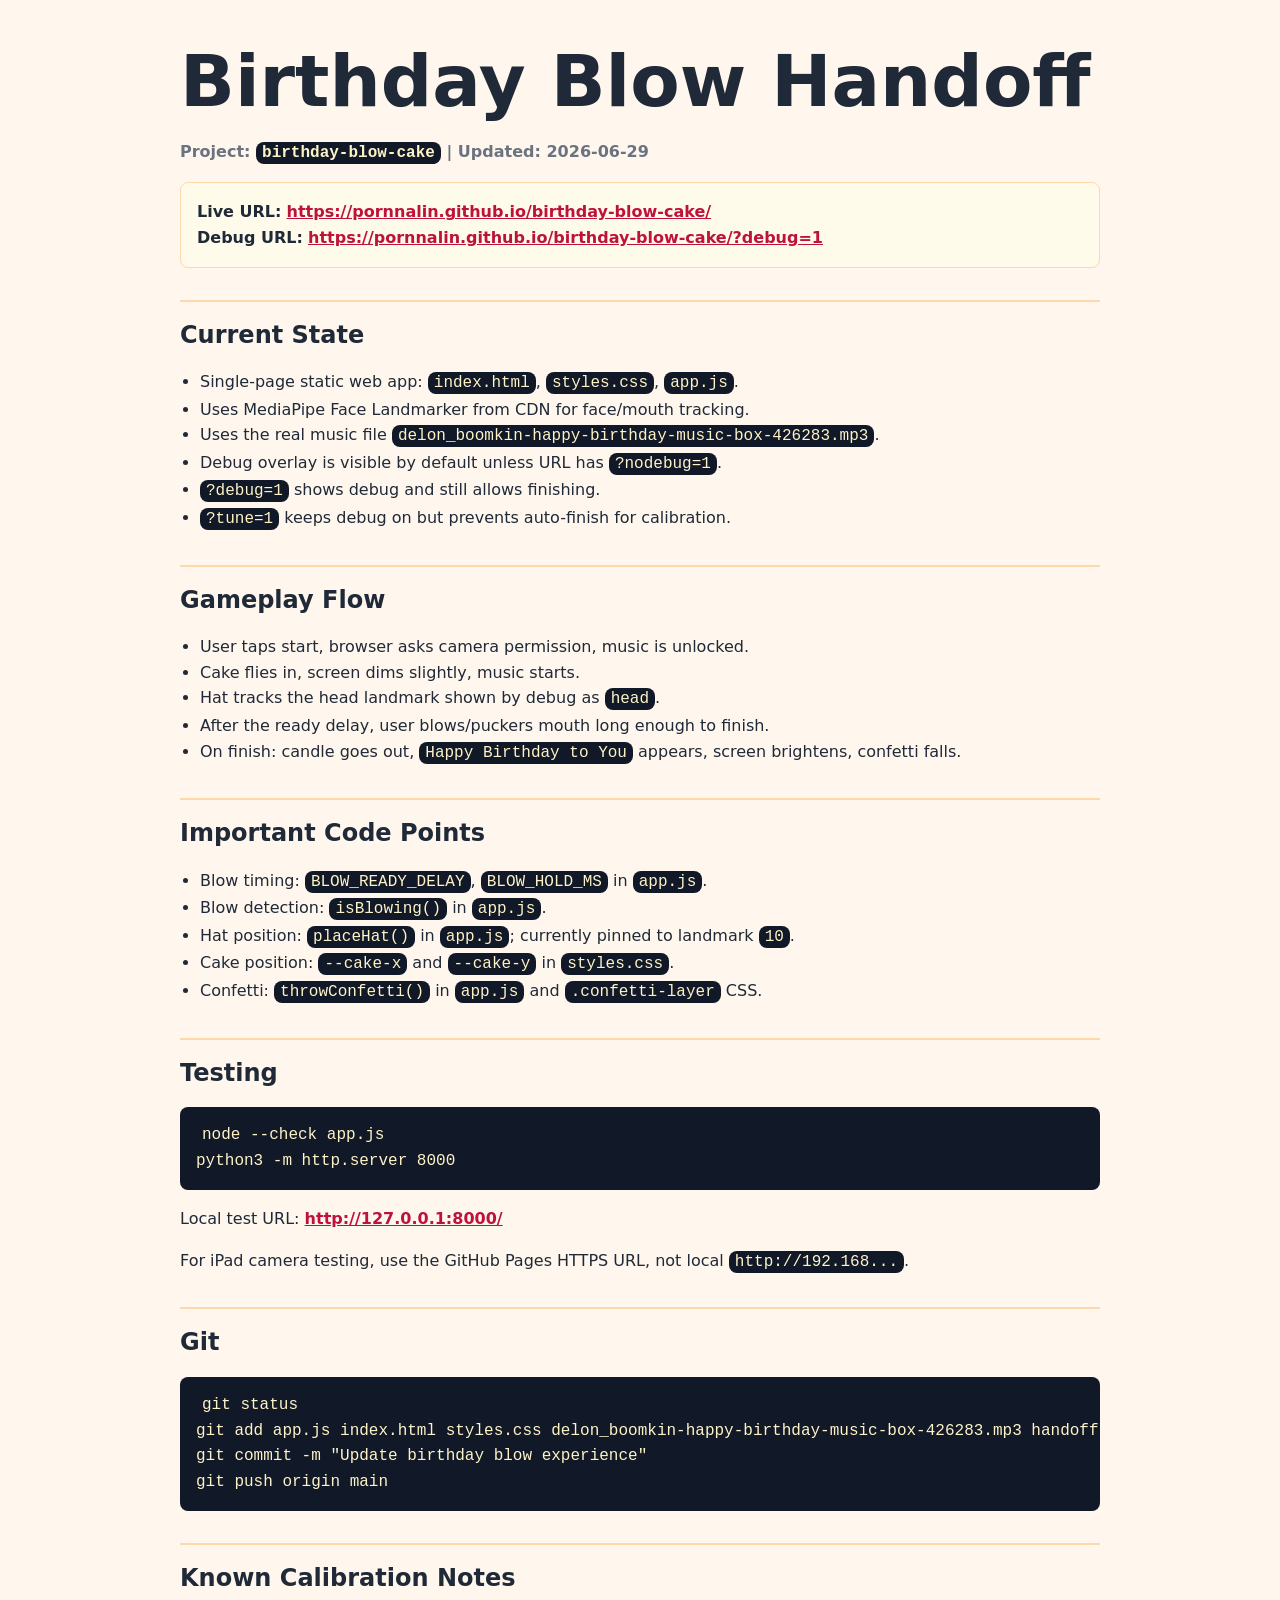
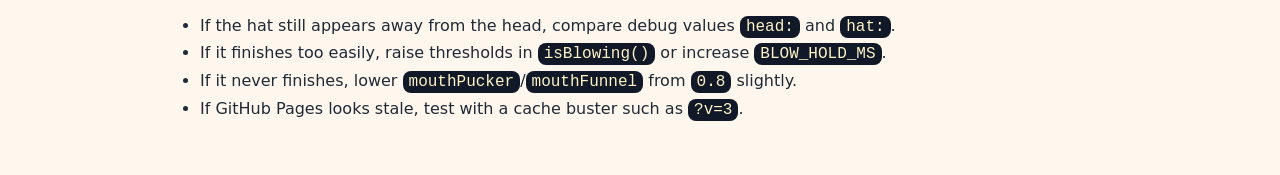
<file: handoff.html>
<!doctype html>
<html lang="th">
  <head>
    <meta charset="utf-8" />
    <meta name="viewport" content="width=device-width, initial-scale=1" />
    <title>Birthday Blow Handoff</title>
    <style>
      :root {
        color: #1f2937;
        background: #fff7ed;
        font-family: ui-sans-serif, system-ui, -apple-system, BlinkMacSystemFont, "Segoe UI", sans-serif;
      }

      body {
        max-width: 920px;
        margin: 0 auto;
        padding: 40px 20px 72px;
        line-height: 1.6;
      }

      h1,
      h2 {
        line-height: 1.15;
      }

      h1 {
        margin: 0 0 8px;
        font-size: clamp(2.2rem, 7vw, 4.5rem);
      }

      h2 {
        margin-top: 32px;
        padding-top: 20px;
        border-top: 2px solid #fed7aa;
      }

      a {
        color: #be123c;
        font-weight: 800;
      }

      code,
      pre {
        border-radius: 8px;
        background: #111827;
        color: #fef3c7;
        font-family: ui-monospace, SFMono-Regular, Menlo, Monaco, Consolas, monospace;
      }

      code {
        padding: 2px 6px;
      }

      pre {
        overflow-x: auto;
        padding: 16px;
      }

      ul {
        padding-left: 1.25rem;
      }

      .meta {
        color: #6b7280;
        font-weight: 700;
      }

      .card {
        border: 1px solid #fed7aa;
        border-radius: 8px;
        padding: 16px;
        background: #fffbeb;
      }
    </style>
  </head>
  <body>
    <h1>Birthday Blow Handoff</h1>
    <p class="meta">Project: <code>birthday-blow-cake</code> | Updated: 2026-06-29</p>

    <section class="card">
      <strong>Live URL:</strong>
      <a href="https://pornnalin.github.io/birthday-blow-cake/">https://pornnalin.github.io/birthday-blow-cake/</a><br />
      <strong>Debug URL:</strong>
      <a href="https://pornnalin.github.io/birthday-blow-cake/?debug=1">https://pornnalin.github.io/birthday-blow-cake/?debug=1</a>
    </section>

    <h2>Current State</h2>
    <ul>
      <li>Single-page static web app: <code>index.html</code>, <code>styles.css</code>, <code>app.js</code>.</li>
      <li>Uses MediaPipe Face Landmarker from CDN for face/mouth tracking.</li>
      <li>Uses the real music file <code>delon_boomkin-happy-birthday-music-box-426283.mp3</code>.</li>
      <li>Debug overlay is visible by default unless URL has <code>?nodebug=1</code>.</li>
      <li><code>?debug=1</code> shows debug and still allows finishing.</li>
      <li><code>?tune=1</code> keeps debug on but prevents auto-finish for calibration.</li>
    </ul>

    <h2>Gameplay Flow</h2>
    <ul>
      <li>User taps start, browser asks camera permission, music is unlocked.</li>
      <li>Cake flies in, screen dims slightly, music starts.</li>
      <li>Hat tracks the head landmark shown by debug as <code>head</code>.</li>
      <li>After the ready delay, user blows/puckers mouth long enough to finish.</li>
      <li>On finish: candle goes out, <code>Happy Birthday to You</code> appears, screen brightens, confetti falls.</li>
    </ul>

    <h2>Important Code Points</h2>
    <ul>
      <li>Blow timing: <code>BLOW_READY_DELAY</code>, <code>BLOW_HOLD_MS</code> in <code>app.js</code>.</li>
      <li>Blow detection: <code>isBlowing()</code> in <code>app.js</code>.</li>
      <li>Hat position: <code>placeHat()</code> in <code>app.js</code>; currently pinned to landmark <code>10</code>.</li>
      <li>Cake position: <code>--cake-x</code> and <code>--cake-y</code> in <code>styles.css</code>.</li>
      <li>Confetti: <code>throwConfetti()</code> in <code>app.js</code> and <code>.confetti-layer</code> CSS.</li>
    </ul>

    <h2>Testing</h2>
    <pre><code>node --check app.js
python3 -m http.server 8000</code></pre>
    <p>Local test URL: <a href="http://127.0.0.1:8000/">http://127.0.0.1:8000/</a></p>
    <p>For iPad camera testing, use the GitHub Pages HTTPS URL, not local <code>http://192.168...</code>.</p>

    <h2>Git</h2>
    <pre><code>git status
git add app.js index.html styles.css delon_boomkin-happy-birthday-music-box-426283.mp3 handoff.html
git commit -m "Update birthday blow experience"
git push origin main</code></pre>

    <h2>Known Calibration Notes</h2>
    <ul>
      <li>If the hat still appears away from the head, compare debug values <code>head:</code> and <code>hat:</code>.</li>
      <li>If it finishes too easily, raise thresholds in <code>isBlowing()</code> or increase <code>BLOW_HOLD_MS</code>.</li>
      <li>If it never finishes, lower <code>mouthPucker</code>/<code>mouthFunnel</code> from <code>0.8</code> slightly.</li>
      <li>If GitHub Pages looks stale, test with a cache buster such as <code>?v=3</code>.</li>
    </ul>
  </body>
</html>
</file>
